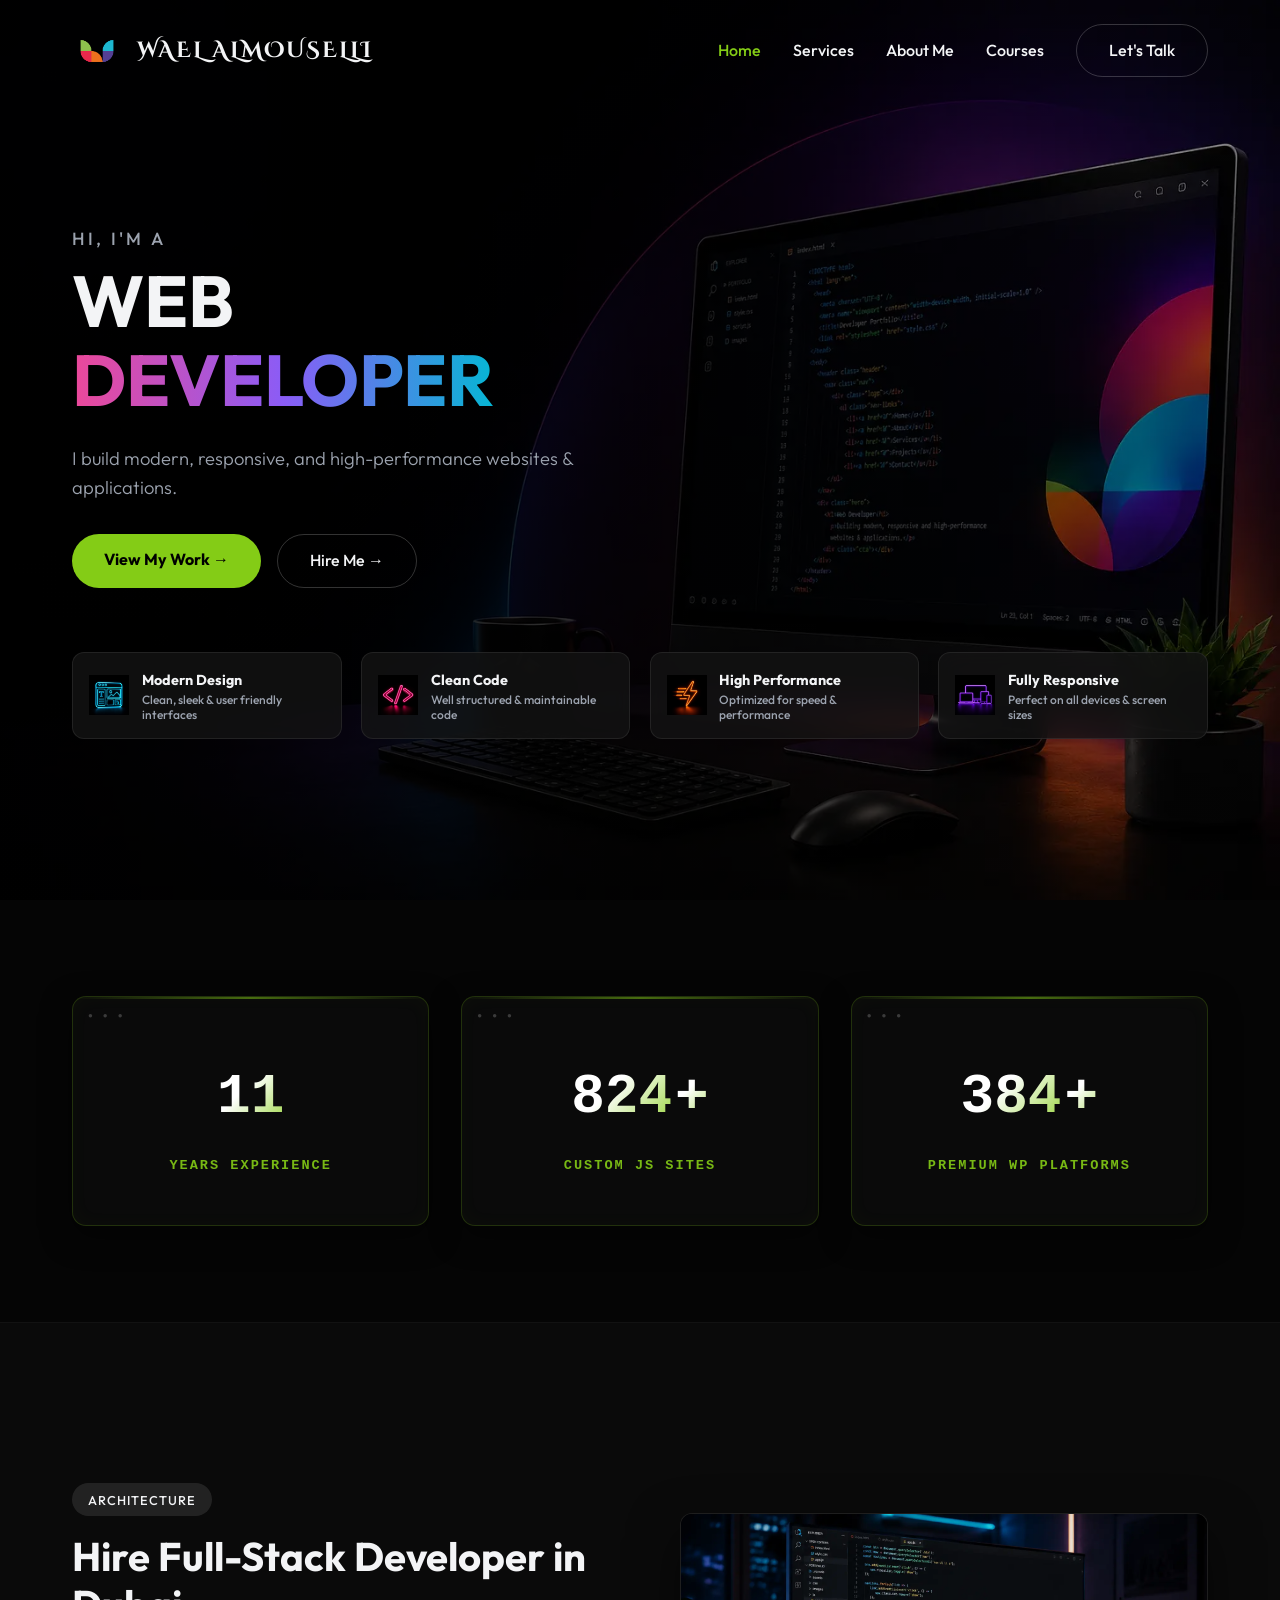
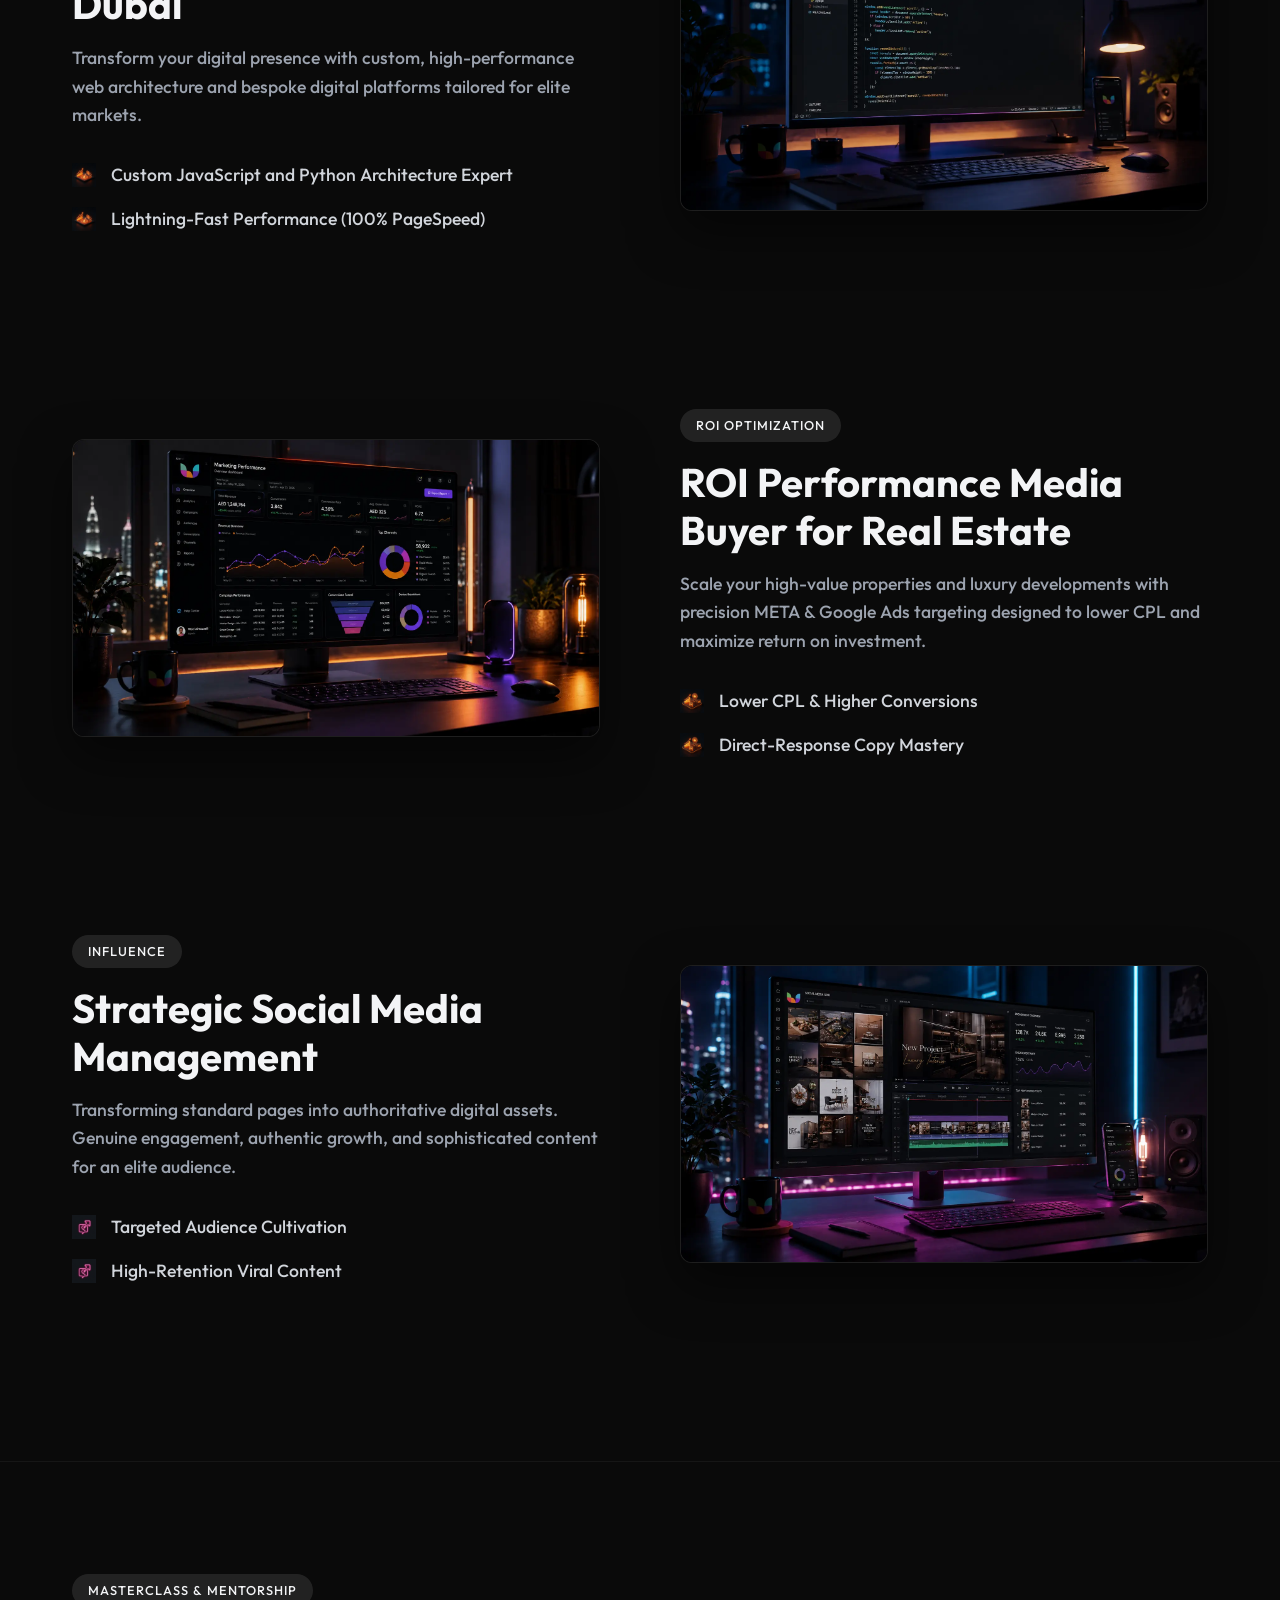
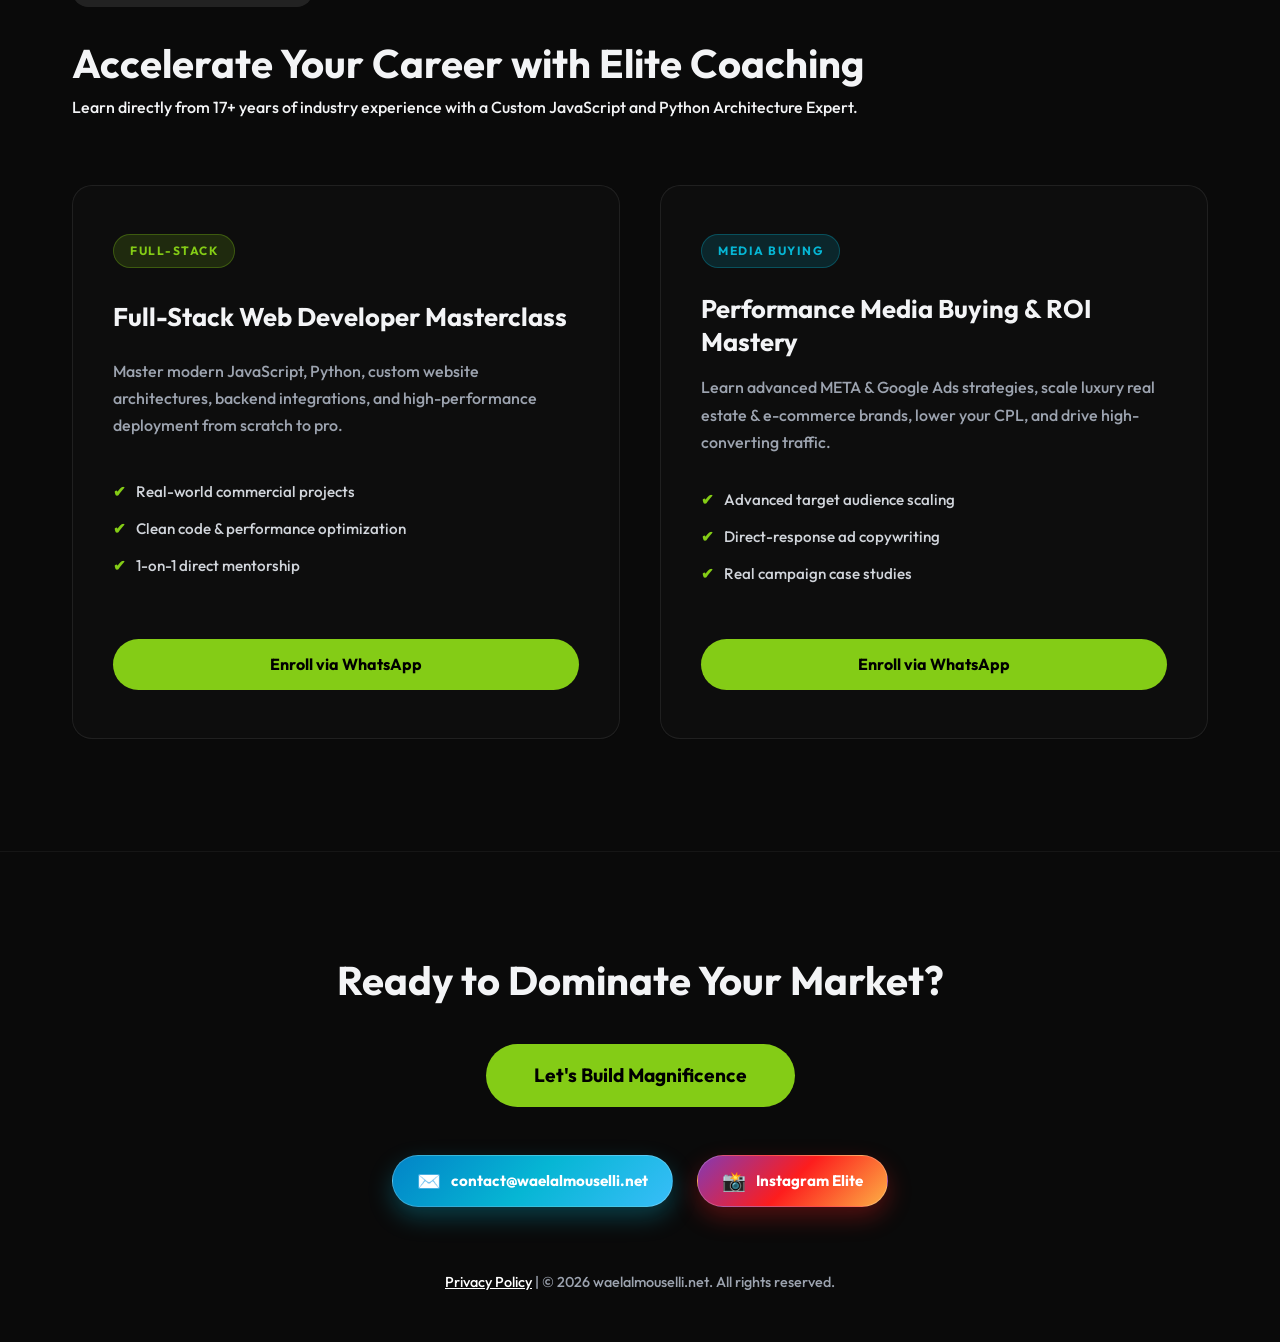
<file: index.html>
<!doctype html>
<html lang="en">

<head>
  <meta charset="UTF-8" />
  <meta name="viewport" content="width=device-width, initial-scale=1.0" />
  <link rel="icon" type="image/x-icon" href="favicon.ico" />
  <title>
    Wael Almouselli | Elite Full-Stack Developer & ROI Media Buyer
  </title>
  <meta name="description"
    content="Hire Wael Almouselli, elite Full-Stack Web Developer and Performance Media Buyer with 17+ years of experience in Dubai, UAE & global markets. Scale your ROI today." />
  <meta name="keywords"
    content="Hire Full-Stack Developer in Dubai, ROI Performance Media Buyer for Real Estate, Custom JavaScript and Python Architecture Expert, Wael Almouselli, Web Developer UAE" />
  <meta name="author" content="Wael Almouselli" />

  <!-- Canonical Tag -->
  <link rel="canonical" href="https://waelalmouselli.net/" />

  <!-- Open Graph / Social Media Meta Tags -->
  <meta property="og:type" content="website" />
  <meta property="og:url" content="https://waelalmouselli.net/" />
  <meta property="og:title" content="Wael Almouselli | Elite Full-Stack Architect & Media Buyer" />
  <meta property="og:description"
    content="Transform your business with elite web architecture and high-converting performance media buying. 17+ years of proven market dominance." />
  <meta property="og:image" content="https://waelalmouselli.net/img/service-webdev.webp" />

  <!-- Twitter Card -->
  <meta name="twitter:card" content="summary_large_image" />
  <meta name="twitter:title" content="Wael Almouselli | Elite Full-Stack Architect" />
  <meta name="twitter:description" content="Top-tier Web Development & ROI Media Buying services and mentorship." />
  <meta name="twitter:image" content="https://waelalmouselli.net/img/service-webdev.webp" />

  <!-- Schema.org Markup (JSON-LD Graph for AI & GEO) -->
  <script type="application/ld+json">
      {
        "@context": "https://schema.org",
        "@graph": [
          {
            "@type": "Person",
            "@id": "https://waelalmouselli.net/#person",
            "name": "Wael Almouselli",
            "jobTitle": "Full-Stack Web Developer & Performance Media Buyer",
            "url": "https://waelalmouselli.net/",
            "image": "https://waelalmouselli.net/img/logo.webp",
            "telephone": "+971501517909",
            "email": "contact@waelalmouselli.net",
            "sameAs": [
              "https://instagram.com/waelalmouselli/",
              "https://linkedin.com/in/wael-mouselli/"
            ],
            "knowsAbout": [
              "Full-Stack Web Development",
              "Custom JavaScript and Python Architecture",
              "Performance Media Buying",
              "Real Estate Meta & Google Ads",
              "Generative Engine Optimization (GEO)",
              "Cloudflare & Technical SEO"
            ]
          },
          {
            "@type": "ProfessionalService",
            "@id": "https://waelalmouselli.net/#service",
            "name": "Wael Almouselli - Elite Web Architecture & Media Buying",
            "url": "https://waelalmouselli.net/",
            "image": "https://waelalmouselli.net/img/service-webdev.webp",
            "telephone": "+971501517909",
            "priceRange": "$$$",
            "founder": {
              "@id": "https://waelalmouselli.net/#person"
            },
            "address": {
              "@type": "PostalAddress",
              "addressLocality": "Dubai",
              "addressRegion": "Dubai",
              "addressCountry": "AE"
            },
            "geo": {
              "@type": "GeoCoordinates",
              "latitude": 25.2048,
              "longitude": 55.2708
            },
            "areaServed": [
              { "@type": "Country", "name": "United Arab Emirates" },
              { "@type": "City", "name": "Dubai" },
              { "@type": "AdministrativeArea", "name": "GCC" }
            ],
            "hasOfferCatalog": {
              "@type": "OfferCatalog",
              "name": "Services & Coaching Masterclasses",
              "itemListElement": [
                {
                  "@type": "Offer",
                  "itemOffered": {
                    "@type": "Service",
                    "name": "Hire Full-Stack Developer in Dubai"
                  }
                },
                {
                  "@type": "Offer",
                  "itemOffered": {
                    "@type": "Service",
                    "name": "ROI Performance Media Buying for Real Estate"
                  }
                },
                {
                  "@type": "Offer",
                  "itemOffered": {
                    "@type": "Course",
                    "name": "Full-Stack Web Developer Masterclass"
                  }
                },
                {
                  "@type": "Offer",
                  "itemOffered": {
                    "@type": "Course",
                    "name": "Performance Media Buying & ROI Mastery"
                  }
                }
              ]
            }
          }
        ]
      }
    </script>

  <!-- Preload Main Visual Image for Speed (LCP) -->
  <link rel="preload" as="image" href="img/hero-bg.webp" fetchpriority="high" />

  <!-- Preload Critical Fonts -->
  <link rel="preload" href="fonts/outfit-v15-latin-300.woff2" as="font" type="font/woff2" crossorigin />
  <link rel="preload" href="fonts/outfit-v15-latin-500.woff2" as="font" type="font/woff2" crossorigin />
  <link rel="preload" href="fonts/outfit-v15-latin-700.woff2" as="font" type="font/woff2" crossorigin />
  <link rel="preload" href="fonts/cinzel-decorative-v19-latin-700.woff2" as="font" type="font/woff2" crossorigin />

  <!-- Non-blocking CSS -->
  <link rel="preload" href="style.css" as="style" onload="
        this.onload = null;
        this.rel = 'stylesheet';
      " />
  <noscript>
    <link rel="stylesheet" href="style.css" />
  </noscript>
</head>

<body>
  <!-- Header Navigation -->
  <header class="navbar">
    <div class="container nav-flex">
      <a href="index.html" class="logo logo-link">
        <img src="img/logo.webp" alt="Wael Almouselli Logo" width="50" height="50" fetchpriority="high" />
        <span>WAEL ALMOUSELLI</span>
      </a>
      <nav class="nav-links" id="nav-menu">
        <a href="index.html" class="active-link">Home</a>
        <a href="#services">Services</a>
        <a href="cv.html">About Me</a>
        <a href="#courses">Courses</a>
        <a href="#contact" class="btn-outline">Let's Talk</a>
      </nav>
      <div class="menu-toggle" id="mobile-menu">&#9776;</div>
    </div>
  </header>

  <main>
    <!-- Grand Hero Section -->
    <section class="hero-section">
      <div class="container hero-container">
        <div class="hero-content fade-in-up">
          <span class="greeting">HI, I'M A</span>
          <h1>WEB<br /><span class="text-gradient">DEVELOPER</span></h1>
          <p>
            I build modern, responsive, and high-performance websites &
            applications.
          </p>
          <div class="cta-group">
            <a href="cv.html" class="btn-primary">View My Work &rarr;</a>
            <a href="https://wa.me/971501517909?text=Hi%20Wael,%20I%20want%20to%20hire%20you." target="_blank"
              rel="noopener noreferrer" class="btn-secondary">Hire Me &rarr;</a>
          </div>
        </div>

        <!-- 4 Key Features -->
        <div class="hero-features">
          <div class="feature-card">
            <img src="img/icon-modern.webp" width="45" height="45" alt="Modern Design" class="f-img" />
            <div class="f-text">
              <h2>Modern Design</h2>
              <p>Clean, sleek & user friendly interfaces</p>
            </div>
          </div>
          <div class="feature-card">
            <img src="img/icon-code.webp" width="45" height="45" alt="Clean Code" class="f-img" />
            <div class="f-text">
              <h2>Clean Code</h2>
              <p>Well structured & maintainable code</p>
            </div>
          </div>
          <div class="feature-card">
            <img src="img/icon-performance.webp" width="45" height="45" alt="High Performance" class="f-img" />
            <div class="f-text">
              <h2>High Performance</h2>
              <p>Optimized for speed & performance</p>
            </div>
          </div>
          <div class="feature-card">
            <img src="img/icon-responsive.webp" width="45" height="45" alt="Fully Responsive" class="f-img" />
            <div class="f-text">
              <h2>Fully Responsive</h2>
              <p>Perfect on all devices & screen sizes</p>
            </div>
          </div>
        </div>
      </div>
    </section>

    <!-- Stats Section -->
    <section class="stats-section bg-dark" id="about">
      <div class="container stats-grid" id="stats-counter">
        <div class="stat-box">
          <h3 class="counter" data-target="17">0</h3>
          <p>Years Experience</p>
        </div>
        <div class="stat-box">
          <h3 class="counter" data-target="1200">0</h3>
          <span>+</span>
          <p>Custom JS Sites</p>
        </div>
        <div class="stat-box">
          <h3 class="counter" data-target="560">0</h3>
          <span>+</span>
          <p>Premium WP Platforms</p>
        </div>
      </div>
    </section>

    <!-- Services Hub -->
    <section class="services-hub bg-dark" id="services">
      <!-- 1. Web Development -->
      <div class="service-block">
        <canvas class="matrix-bg"></canvas>
        <div class="container grid-2-col">
          <div class="content">
            <span class="badge">Architecture</span>
            <h2>Hire Full-Stack Developer in Dubai</h2>
            <p>
              Transform your digital presence with custom, high-performance
              web architecture and bespoke digital platforms tailored for
              elite markets.
            </p>
            <ul class="feature-list">
              <li>
                <img src="img/icon-webdev.webp" width="24" height="24" alt="icon" loading="lazy" />
                Custom JavaScript and Python Architecture Expert
              </li>
              <li>
                <img src="img/icon-webdev.webp" width="24" height="24" alt="icon" loading="lazy" />
                Lightning-Fast Performance (100% PageSpeed)
              </li>
            </ul>
          </div>
          <div class="visual">
            <img src="img/service-webdev.webp" alt="Web Development" width="600" height="400" loading="lazy" />
          </div>
        </div>
      </div>

      <!-- 2. Media Buying -->
      <div class="service-block">
        <canvas class="matrix-bg"></canvas>
        <div class="container grid-2-col reverse-layout">
          <div class="visual">
            <img src="img/service-mediabuy.webp" alt="Media Buying" width="600" height="400" loading="lazy" />
          </div>
          <div class="content">
            <span class="badge">ROI Optimization</span>
            <h2>ROI Performance Media Buyer for Real Estate</h2>
            <p>
              Scale your high-value properties and luxury developments with
              precision META & Google Ads targeting designed to lower CPL and
              maximize return on investment.
            </p>
            <ul class="feature-list">
              <li>
                <img src="img/icon-mediabuy.webp" width="24" height="24" alt="icon" loading="lazy" />
                Lower CPL & Higher Conversions
              </li>
              <li>
                <img src="img/icon-mediabuy.webp" width="24" height="24" alt="icon" loading="lazy" />
                Direct-Response Copy Mastery
              </li>
            </ul>
          </div>
        </div>
      </div>

      <!-- 3. Social Media Management -->
      <div class="service-block">
        <canvas class="matrix-bg"></canvas>
        <div class="container grid-2-col">
          <div class="content">
            <span class="badge">Influence</span>
            <h2>Strategic Social Media Management</h2>
            <p>
              Transforming standard pages into authoritative digital assets.
              Genuine engagement, authentic growth, and sophisticated content
              for an elite audience.
            </p>
            <ul class="feature-list">
              <li>
                <img src="img/icon-smm.webp" width="24" height="24" alt="icon" loading="lazy" />
                Targeted Audience Cultivation
              </li>
              <li>
                <img src="img/icon-smm.webp" width="24" height="24" alt="icon" loading="lazy" />
                High-Retention Viral Content
              </li>
            </ul>
          </div>
          <div class="visual">
            <img src="img/service-smm.webp" alt="SMM" width="600" height="400" loading="lazy" />
          </div>
        </div>
      </div>
    </section>

    <!-- Online Courses & Mentorship Section -->
    <section class="courses-section bg-dark" id="courses">
      <canvas class="matrix-bg"></canvas>
      <div class="container relative-z2">
        <div class="section-title text-center">
          <span class="badge">Masterclass & Mentorship</span>
          <h2>Accelerate Your Career with Elite Coaching</h2>
          <p>
            Learn directly from 17+ years of industry experience with a Custom
            JavaScript and Python Architecture Expert.
          </p>
        </div>

        <div class="courses-grid">
          <!-- Course 1: Full-Stack Web Development -->
          <div class="course-card">
            <div class="course-badge">Full-Stack</div>
            <h3>Full-Stack Web Developer Masterclass</h3>
            <p>
              Master modern JavaScript, Python, custom website architectures,
              backend integrations, and high-performance deployment from
              scratch to pro.
            </p>
            <ul class="course-features">
              <li><span>✔</span> Real-world commercial projects</li>
              <li><span>✔</span> Clean code & performance optimization</li>
              <li><span>✔</span> 1-on-1 direct mentorship</li>
            </ul>
            <a href="https://wa.me/971501517909?text=Hi%20Wael,%20I%20am%20interested%20in%20the%20Full-Stack%20Web%20Developer%20course."
              target="_blank" rel="noopener noreferrer" class="btn-primary course-btn">Enroll via WhatsApp</a>
          </div>

          <!-- Course 2: Media Buying & ROI -->
          <div class="course-card">
            <div class="course-badge royal-badge-course">Media Buying</div>
            <h3>Performance Media Buying & ROI Mastery</h3>
            <p>
              Learn advanced META & Google Ads strategies, scale luxury real
              estate & e-commerce brands, lower your CPL, and drive
              high-converting traffic.
            </p>
            <ul class="course-features">
              <li><span>✔</span> Advanced target audience scaling</li>
              <li><span>✔</span> Direct-response ad copywriting</li>
              <li><span>✔</span> Real campaign case studies</li>
            </ul>
            <a href="https://wa.me/971501517909?text=Hi%20Wael,%20I%20am%20interested%20in%20the%20Media%20Buying%20course."
              target="_blank" rel="noopener noreferrer" class="btn-primary course-btn">Enroll via WhatsApp</a>
          </div>
        </div>
      </div>
    </section>
  </main>

  <footer id="contact" class="footer bg-black">
    <div class="container">
      <h2>Ready to Dominate Your Market?</h2>
      <a href="https://wa.me/971501517909?text=Hi%20Wael,%20let's%20build%20magnificence!" target="_blank"
        rel="noopener noreferrer" class="btn-primary btn-large">Let's Build Magnificence</a>

      <div class="footer-social-box">
        <a href="mailto:contact@waelalmouselli.net" class="royal-email-badge" title="Official Email">
          <span class="social-icon">✉️</span>
          <span class="social-text">contact@waelalmouselli.net</span>
        </a>
        <a href="https://instagram.com/waelalmouselli/" target="_blank" rel="noopener noreferrer"
          class="royal-instagram-badge" title="Official Instagram">
          <span class="social-icon">📸</span>
          <span class="social-text">Instagram Elite</span>
        </a>
      </div>
      <p>
        <a href="privacy.html" class="privacy-link">Privacy Policy</a> |
        &copy; 2026 waelalmouselli.net. All rights reserved.
      </p>
    </div>
  </footer>

  <script defer src="script.js"></script>
</body>

</html>
</file>
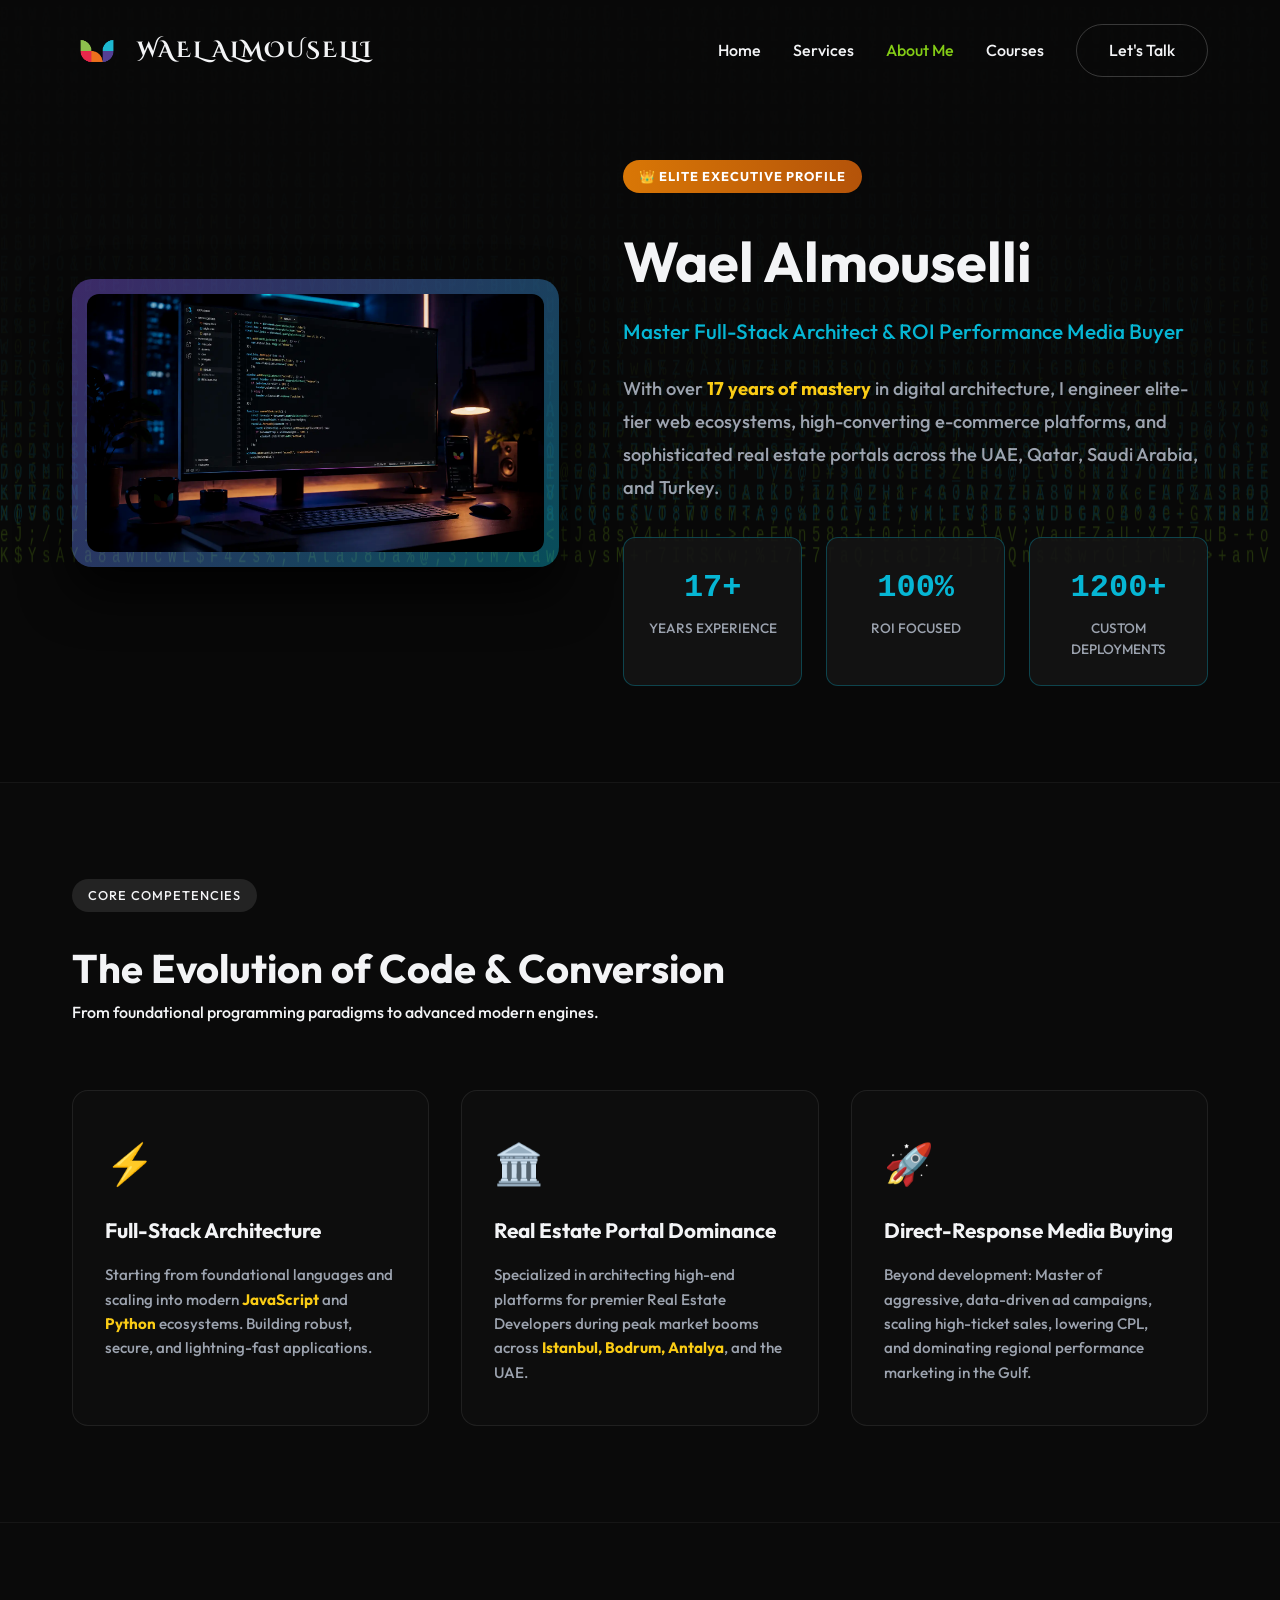
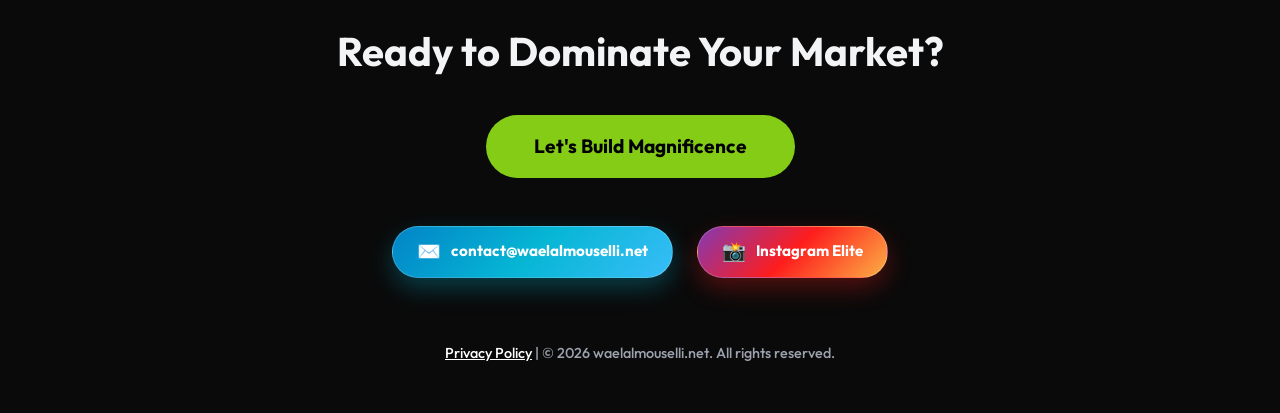
<file: cv.html>
<!DOCTYPE html>
<html lang="en">

<head>
    <meta charset="UTF-8">
    <meta name="viewport" content="width=device-width, initial-scale=1.0">
    <link rel="icon" type="image/x-icon" href="favicon.ico">
    <meta name="description" content="Wael Almouselli - Elite Full-Stack Architect & Performance Media Buyer CV.">
    <title>Wael Almouselli | Executive CV & Professional Profile</title>

    <!-- Canonical Tag -->
    <link rel="canonical" href="https://waelalmouselli.net/cv.html" />

    <!-- Preload Main Visual Image for Speed (LCP) -->
    <link rel="preload" as="image" href="img/service-webdev.webp" fetchpriority="high" />

    <!-- Preload Critical Fonts -->
    <link rel="preload" href="fonts/outfit-v15-latin-300.woff2" as="font" type="font/woff2" crossorigin>
    <link rel="preload" href="fonts/outfit-v15-latin-500.woff2" as="font" type="font/woff2" crossorigin>
    <link rel="preload" href="fonts/outfit-v15-latin-700.woff2" as="font" type="font/woff2" crossorigin>
    <link rel="preload" href="fonts/cinzel-decorative-v19-latin-700.woff2" as="font" type="font/woff2" crossorigin>

    <!-- Non-blocking CSS -->
    <link rel="preload" href="style.css" as="style" onload="this.onload=null;this.rel='stylesheet'">
    <noscript>
        <link rel="stylesheet" href="style.css">
    </noscript>
</head>

<body class="cv-page">

    <!-- Header Navigation -->
    <header class="navbar">
        <div class="container nav-flex">
            <a href="index.html" class="logo logo-link">
                <img src="img/logo.webp" alt="Wael Almouselli Logo" width="50" height="50" fetchpriority="high">
                <span>WAEL ALMOUSELLI</span>
            </a>
            <nav class="nav-links" id="nav-menu">
                <a href="index.html">Home</a>
                <a href="index.html#services">Services</a>
                <a href="cv.html" class="active-link">About Me</a>
                <a href="index.html#courses">Courses</a>
                <a href="index.html#contact" class="btn-outline">Let's Talk</a>
            </nav>
            <div class="menu-toggle" id="mobile-menu">&#9776;</div>
        </div>
    </header>

    <main>
        <!-- CV Hero & Profile Section -->
        <section class="cv-hero-section">
            <!-- خلفية التأثير البرمجي المطر (Matrix Rain Canvas) -->
            <canvas class="matrix-bg matrix-bg-cv"></canvas>

            <div class="container cv-grid">

                <!-- Professional Photo with Elite Animation -->
                <div class="cv-visual-wrapper fade-in-scale">
                    <div class="royal-frame">
                        <img src="img/service-webdev.webp" alt="Wael Almouselli Executive Profile" width="600"
                            height="700" class="cv-profile-img">
                    </div>
                </div>

                <!-- Professional Bio & Credentials -->
                <div class="cv-content fade-in-up">
                    <span class="badge royal-badge">👑 Elite Executive Profile</span>
                    <h1>Wael Almouselli</h1>
                    <h3 class="cv-subtitle">Master Full-Stack Architect & ROI Performance Media Buyer</h3>

                    <p class="cv-lead">
                        With over <strong class="highlight-gold">17 years of mastery</strong> in digital architecture, I
                        engineer elite-tier web ecosystems, high-converting e-commerce platforms, and sophisticated real
                        estate portals across the UAE, Qatar, Saudi Arabia, and Turkey.
                    </p>

                    <div class="cv-stats-row">
                        <div class="cv-stat-item">
                            <h4>17+</h4>
                            <p>Years Experience</p>
                        </div>
                        <div class="cv-stat-item">
                            <h4>100%</h4>
                            <p>ROI Focused</p>
                        </div>
                        <div class="cv-stat-item">
                            <h4>1200+</h4>
                            <p>Custom Deployments</p>
                        </div>
                    </div>
                </div>

            </div>
        </section>

        <!-- Deep Expertise & Tech Stack Section -->
        <section class="expertise-section bg-dark">
            <div class="container">
                <div class="section-title text-center">
                    <span class="badge">Core Competencies</span>
                    <h2>The Evolution of Code & Conversion</h2>
                    <p>From foundational programming paradigms to advanced modern engines.</p>
                </div>

                <div class="expertise-grid">
                    <div class="expertise-card">
                        <div class="royal-icon">⚡</div>
                        <h3>Full-Stack Architecture</h3>
                        <p>Starting from foundational languages and scaling into modern <strong
                                class="highlight-gold">JavaScript</strong> and <strong
                                class="highlight-gold">Python</strong> ecosystems. Building robust, secure, and
                            lightning-fast applications.</p>
                    </div>

                    <div class="expertise-card">
                        <div class="royal-icon">🏛️</div>
                        <h3>Real Estate Portal Dominance</h3>
                        <p>Specialized in architecting high-end platforms for premier Real Estate Developers during peak
                            market booms across <strong class="highlight-gold">Istanbul, Bodrum, Antalya</strong>, and
                            the UAE.</p>
                    </div>

                    <div class="expertise-card">
                        <div class="royal-icon">🚀</div>
                        <h3>Direct-Response Media Buying</h3>
                        <p>Beyond development: Master of aggressive, data-driven ad campaigns, scaling high-ticket
                            sales, lowering CPL, and dominating regional performance marketing in the Gulf.</p>
                    </div>
                </div>
            </div>
        </section>
    </main>

    <footer id="contact" class="footer bg-black">
        <div class="container">
            <h2>Ready to Dominate Your Market?</h2>
            <a href="https://wa.me/971501517909?text=Hi%20Wael,%20let's%20build%20magnificence!" target="_blank"
                rel="noopener noreferrer" class="btn-primary btn-large">Let's Build Magnificence</a>

            <div class="footer-social-box">
                <a href="mailto:contact@waelalmouselli.net" class="royal-email-badge" title="Official Email">
                    <span class="social-icon">✉️</span>
                    <span class="social-text">contact@waelalmouselli.net</span>
                </a>
                <a href="https://instagram.com/waelalmouselli/" target="_blank" rel="noopener noreferrer"
                    class="royal-instagram-badge" title="Official Instagram">
                    <span class="social-icon">📸</span>
                    <span class="social-text">Instagram Elite</span>
                </a>
            </div>

            <p><a href="privacy.html" class="privacy-link">Privacy Policy</a> | &copy; 2026 waelalmouselli.net. All
                rights reserved.</p>
        </div>
    </footer>

    <!-- تحميل سكربت الـ CV وسكربت الموقع لضمان عمل تأثير المطر والقائمة -->
    <script defer src="script.js"></script>
    <script defer src="script-cv.js"></script>
</body>

</html>
</file>
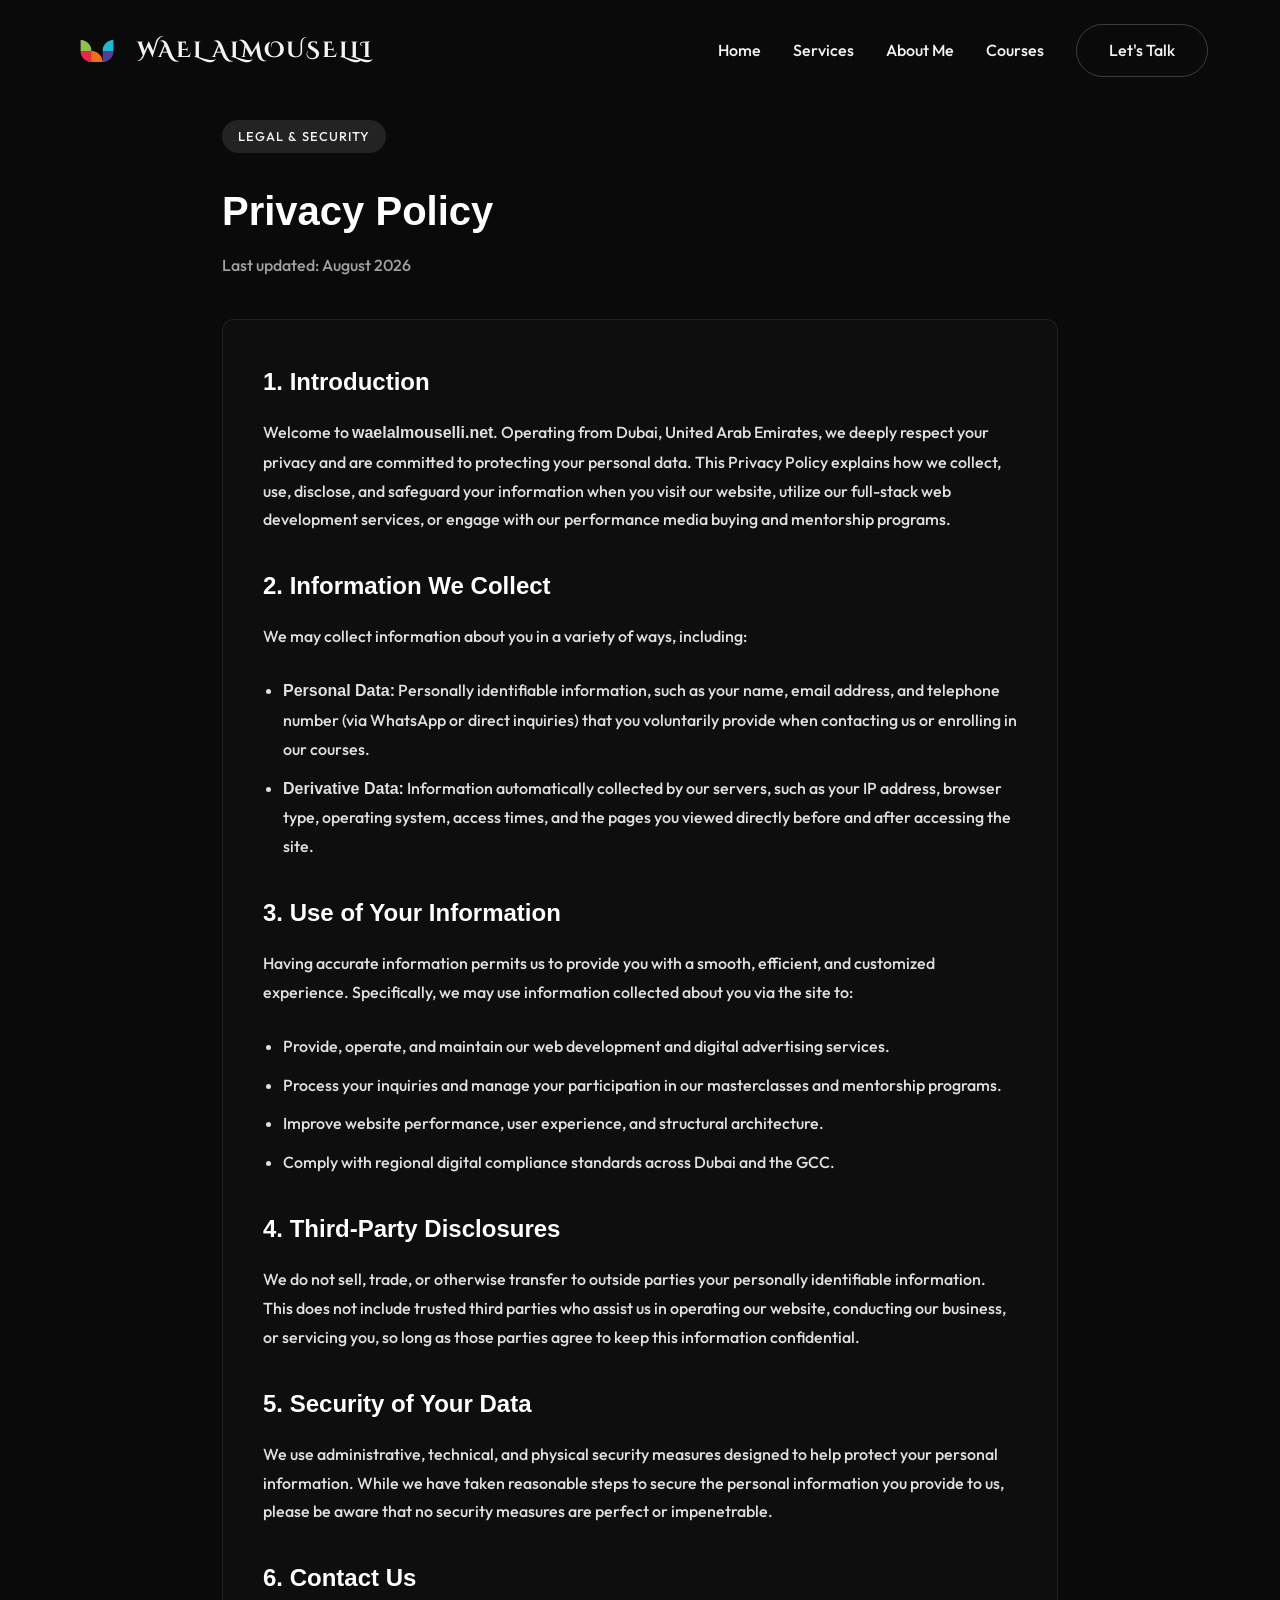
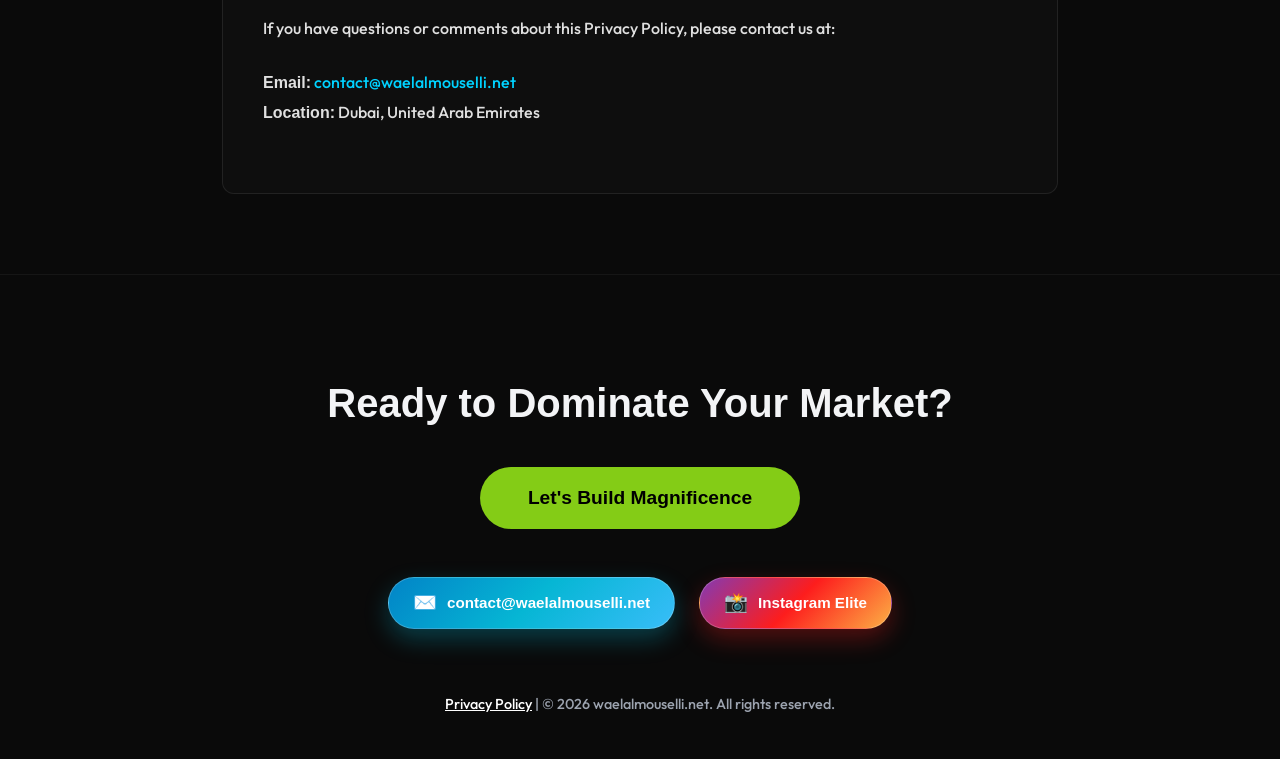
<file: privacy.html>
<!DOCTYPE html>
<html lang="en">

<head>
    <meta charset="UTF-8">
    <meta name="viewport" content="width=device-width, initial-scale=1.0">
    <link rel="icon" type="image/x-icon" href="favicon.ico">
    <title>Privacy Policy | Wael Almouselli - Full-Stack Developer & Media Buyer</title>
    <meta name="description"
        content="Read the privacy policy of Wael Almouselli. Learn how we protect your data, privacy, and ensure secure interactions for web development and media buying services in Dubai, UAE.">
    <meta name="robots" content="index, follow">

    <!-- Canonical Tag -->
    <link rel="canonical" href="https://waelalmouselli.net/privacy.html">

    <!-- Preload Critical Fonts -->
  <link rel="preload" href="fonts/outfit-v15-latin-300.woff2" as="font" type="font/woff2" crossorigin>
  <link rel="preload" href="fonts/outfit-v15-latin-500.woff2" as="font" type="font/woff2" crossorigin>
  <link rel="preload" href="fonts/outfit-v15-latin-700.woff2" as="font" type="font/woff2" crossorigin>
  <link rel="preload" href="fonts/cinzel-decorative-v19-latin-700.woff2" as="font" type="font/woff2" crossorigin>

  <!-- Non-blocking CSS -->
  <link rel="preload" href="style.css" as="style" onload="this.onload=null;this.rel='stylesheet'">
  <noscript><link rel="stylesheet" href="style.css"></noscript>
</head>

<body>

    <!-- Header Navigation -->
    <header class="navbar">
        <div class="container nav-flex">
            <a href="index.html" class="logo logo-link">
                <img src="img/logo.webp" alt="Wael Almouselli Logo" width="50" height="50" fetchpriority="high">
                <span>WAEL ALMOUSELLI</span>
            </a>
            <nav class="nav-links" id="nav-menu">
                <a href="index.html">Home</a>
                <a href="index.html#services">Services</a>
                <a href="cv.html">About Me</a>
                <a href="index.html#courses">Courses</a>
                <a href="index.html#contact" class="btn-outline">Let's Talk</a>
            </nav>
            <div class="menu-toggle" id="mobile-menu">&#9776;</div>
        </div>
    </header>

    <main>
        <!-- Privacy Policy Content Section -->
        <section class="services-hub bg-dark privacy-section">
            <div class="container privacy-container">
                <div class="section-title privacy-title">
                    <span class="badge">Legal & Security</span>
                    <h1>Privacy Policy</h1>
                    <p class="privacy-date">Last updated: August 2026</p>
                </div>

                <div class="privacy-card">

                    <h2>1. Introduction</h2>
                    <p>
                        Welcome to <strong>waelalmouselli.net</strong>. Operating from Dubai, United Arab Emirates, we
                        deeply respect your privacy and are committed to protecting your personal data. This Privacy
                        Policy explains how we collect, use, disclose, and safeguard your information when you visit our
                        website, utilize our full-stack web development services, or engage with our performance media
                        buying and mentorship programs.
                    </p>

                    <h2>2. Information We Collect</h2>
                    <p>
                        We may collect information about you in a variety of ways, including:
                    </p>
                    <ul class="privacy-list">
                        <li><strong>Personal Data:</strong> Personally identifiable information, such as your name,
                            email address, and telephone number (via WhatsApp or direct inquiries) that you voluntarily
                            provide when contacting us or enrolling in our courses.</li>
                        <li><strong>Derivative Data:</strong> Information automatically collected by our servers, such
                            as your IP address, browser type, operating system, access times, and the pages you viewed
                            directly before and after accessing the site.</li>
                    </ul>

                    <h2>3. Use of Your Information</h2>
                    <p>
                        Having accurate information permits us to provide you with a smooth, efficient, and customized
                        experience. Specifically, we may use information collected about you via the site to:
                    </p>
                    <ul class="privacy-list">
                        <li>Provide, operate, and maintain our web development and digital advertising services.</li>
                        <li>Process your inquiries and manage your participation in our masterclasses and mentorship
                            programs.</li>
                        <li>Improve website performance, user experience, and structural architecture.</li>
                        <li>Comply with regional digital compliance standards across Dubai and the GCC.</li>
                    </ul>

                    <h2>4. Third-Party Disclosures</h2>
                    <p>
                        We do not sell, trade, or otherwise transfer to outside parties your personally identifiable
                        information. This does not include trusted third parties who assist us in operating our website,
                        conducting our business, or servicing you, so long as those parties agree to keep this
                        information confidential.
                    </p>

                    <h2>5. Security of Your Data</h2>
                    <p>
                        We use administrative, technical, and physical security measures designed to help protect your
                        personal information. While we have taken reasonable steps to secure the personal information
                        you provide to us, please be aware that no security measures are perfect or impenetrable.
                    </p>

                    <h2>6. Contact Us</h2>
                    <p>
                        If you have questions or comments about this Privacy Policy, please contact us at:
                    </p>
                    <p class="privacy-contact-info">
                        <strong>Email:</strong> <a
                            href="mailto:contact@waelalmouselli.net">contact@waelalmouselli.net</a><br>
                        <strong>Location:</strong> Dubai, United Arab Emirates
                    </p>

                </div>
            </div>
        </section>
    </main>

    <!-- Footer -->
    <footer id="contact" class="footer bg-black">
        <div class="container">
            <h2>Ready to Dominate Your Market?</h2>
            <a href="https://wa.me/971501517909?text=Hi%20Wael,%20let's%20build%20magnificence!" target="_blank"
                rel="noopener noreferrer" class="btn-primary btn-large">Let's Build Magnificence</a>

            <div class="footer-social-box">
                <a href="mailto:contact@waelalmouselli.net" class="royal-email-badge" title="Official Email">
                    <span class="social-icon">✉️</span>
                    <span class="social-text">contact@waelalmouselli.net</span>
                </a>
                <a href="https://instagram.com/waelalmouselli/" target="_blank" rel="noopener noreferrer"
                    class="royal-instagram-badge" title="Official Instagram">
                    <span class="social-icon">📸</span>
                    <span class="social-text">Instagram Elite</span>
                </a>
            </div>

            <p class="footer-bottom-text"><a href="privacy.html" class="privacy-link">Privacy Policy</a> | &copy; 2026
                waelalmouselli.net. All rights reserved.</p>
        </div>
    </footer>

    <script defer src="script.js"></script>
</body>

</html>
</file>
<file: style.css>
/* =========================================
   0. Local Fonts Definition
   ========================================= */
@font-face {
    font-family: 'Outfit';
    font-style: normal;
    font-weight: 300;
    font-display: swap;
    src: url('fonts/outfit-v15-latin-300.woff2') format('woff2');
}

@font-face {
    font-family: 'Outfit';
    font-style: normal;
    font-weight: 500;
    font-display: swap;
    src: url('fonts/outfit-v15-latin-500.woff2') format('woff2');
}

@font-face {
    font-family: 'Outfit';
    font-style: normal;
    font-weight: 700;
    font-display: swap;
    src: url('fonts/outfit-v15-latin-700.woff2') format('woff2');
}

@font-face {
    font-family: 'Cinzel Decorative';
    font-style: normal;
    font-weight: 700;
    font-display: swap;
    src: url('fonts/cinzel-decorative-v19-latin-700.woff2') format('woff2');
}

/* =========================================
   1. Core Variables & Global Resets
   ========================================= */
:root {
    --bg-dark: #0a0a0a;
    --bg-black: #000000;
    --text-main: #f3f4f6;
    --text-muted: #9ca3af;
    
    --brand-green: #84cc16;
    --brand-purple: #8b5cf6;
    --brand-pink: #ec4899;
    --brand-cyan: #06b6d4;
    --brand-orange: #f97316;
}

/* الحل الجذري لمنع الشاشة من التحرك يمين ويسار */
html, body {
    overflow-x: hidden !important;
    width: 100%;
    position: relative;
    margin: 0;
    padding: 0;
}

* {
    margin: 0;
    padding: 0;
    box-sizing: border-box;
}

body {
    font-family: 'Outfit', sans-serif;
    background-color: var(--bg-dark);
    color: var(--text-main);
    line-height: 1.6;
    -webkit-font-smoothing: antialiased;
}

.container {
    max-width: 1200px;
    margin: 0 auto;
    padding: 0 2rem;
}

.bg-dark { background-color: var(--bg-dark); }
.bg-black { background-color: var(--bg-black); }

/* =========================================
   2. Navbar & Navigation
   ========================================= */
.navbar {
    padding: 1.5rem 0;
    background: transparent;
    position: absolute;
    width: 100%;
    top: 0;
    z-index: 100;
}
.nav-flex {
    display: flex;
    justify-content: space-between;
    align-items: center;
}
.logo {
    display: flex;
    align-items: center;
    gap: 15px;
}
.logo-link {
    text-decoration: none;
}
.logo span {
    font-family: 'Cinzel Decorative', cursive;
    font-weight: 700;
    font-size: 1.2rem;
    letter-spacing: 2px;
}

/* =========================================
   تثبيت حجم اللوجو على جميع الشاشات (سواء رابط أو نص عادي)
   ========================================= */
.logo span,
.logo-link span {
    font-family: 'Cinzel Decorative', serif !important;
    font-weight: 700 !important;
    font-size: 1.4rem !important; /* حجم الديسكتوب */
    letter-spacing: 2px !important;
    color: var(--text-main) !important;
    white-space: nowrap !important;
    text-decoration: none !important;
}

/* 1. تابلت (حتى 992 بكسل) */
@media (max-width: 992px) {
    .logo span,
    .logo-link span {
        font-size: 1.1rem !important;
        letter-spacing: 1px !important;
    }
}

/* 2. موبايل (حتى 650 بكسل) */
@media (max-width: 650px) {
    .logo span,
    .logo-link span {
        font-size: 0.85rem !important;
        letter-spacing: 0.5px !important;
    }
}

.nav-links {
    display: flex;
    gap: 2rem;
    align-items: center;
}
.nav-links a {
    color: var(--text-main);
    text-decoration: none;
    font-weight: 500;
    transition: color 0.3s ease;
}
.nav-links a:hover, .nav-links a.active-link {
    color: var(--brand-green);
}

.menu-toggle {
    display: none;
    font-size: 1.8rem;
    color: var(--text-main);
    cursor: pointer;
    z-index: 101;
    -webkit-user-select: none;
    user-select: none;
    transition: color 0.3s ease;
}
.menu-toggle:hover { color: var(--brand-green); }

/* =========================================
   3. Buttons
   ========================================= */
.btn-primary {
    background: var(--brand-green);
    color: var(--bg-black);
    padding: 0.8rem 2rem;
    border-radius: 50px;
    text-decoration: none;
    font-weight: 600;
    transition: transform 0.3s ease, box-shadow 0.3s ease;
    display: inline-block;
}
.btn-primary:hover {
    transform: translateY(-2px);
    box-shadow: 0 10px 20px rgba(132, 204, 22, 0.2);
}
.btn-secondary, .btn-outline {
    background: transparent;
    color: var(--text-main);
    padding: 0.8rem 2rem;
    border-radius: 50px;
    border: 1px solid rgba(255,255,255,0.2);
    text-decoration: none;
    font-weight: 500;
    transition: all 0.3s ease;
}
.btn-secondary:hover, .btn-outline:hover {
    border-color: var(--text-main);
    background: rgba(255,255,255,0.05);
}
.btn-large {
    font-size: 1.2rem;
    padding: 1rem 3rem;
    margin-top: 2rem;
}

/* =========================================
   4. Index Page: Hero Section
   ========================================= */
.hero-section {
    min-height: 100vh;
    display: flex;
    flex-direction: column;
    justify-content: center;
    background-image: url('img/hero-bg.webp');
    background-size: cover;
    background-position: center right;
    background-repeat: no-repeat;
    position: relative;
    padding-top: 7rem;
    padding-bottom: 3rem;
}
.hero-section::before {
    content: '';
    position: absolute;
    top: 0; left: 0; width: 100%; height: 100%;
    background: linear-gradient(90deg, rgba(0,0,0,0.95) 0%, rgba(0,0,0,0.8) 50%, rgba(0,0,0,0.4) 100%);
    z-index: 1;
}
.hero-container {
    position: relative;
    z-index: 2;
    width: 100%;
    display: flex;
    flex-direction: column;
    justify-content: center;
}
.hero-content {
    max-width: 550px;
    margin-bottom: 3rem;
}
.greeting {
    font-size: 1.1rem;
    letter-spacing: 3px;
    color: var(--text-muted);
    text-transform: uppercase;
}
.hero-content h1 {
    font-size: 4.5rem;
    line-height: 1.1;
    margin: 0.5rem 0 1.5rem 0;
    font-weight: 800;
}
.text-gradient {
    background: linear-gradient(90deg, var(--brand-pink), var(--brand-purple), var(--brand-cyan));
    -webkit-background-clip: text;
    background-clip: text;
    -webkit-text-fill-color: transparent;
}
.hero-content p {
    font-size: 1.15rem;
    color: var(--text-muted);
    margin-bottom: 2rem;
    font-weight: 300;
}
.cta-group {
    display: flex;
    gap: 1rem;
    flex-wrap: wrap;
}

.hero-features {
    position: relative;
    z-index: 2;
    display: grid;
    grid-template-columns: repeat(4, 1fr);
    gap: 1.2rem;
    margin-top: 1rem;
}
.feature-card {
    background: rgba(20, 20, 20, 0.75);
    border: 1px solid rgba(255, 255, 255, 0.08);
    -webkit-backdrop-filter: blur(10px);
    backdrop-filter: blur(10px);
    padding: 1rem;
    border-radius: 12px;
    display: flex;
    align-items: center;
    gap: 0.8rem;
    transition: transform 0.3s ease, border-color 0.3s ease;
}
.feature-card:hover {
    transform: translateY(-5px);
    border-color: rgba(255, 255, 255, 0.2);
}
.f-img { width: 40px; height: 40px; object-fit: contain; flex-shrink: 0; }
.f-text h2, .f-text h3 { font-size: 0.9rem; font-weight: 600; color: var(--text-main); margin-bottom: 0.1rem; }
.f-text p { font-size: 0.75rem; color: var(--text-muted); margin: 0; line-height: 1.2; }

/* =========================================
   5. Index Page: Stats Section
   ========================================= */
.stats-section {
    padding: 6rem 0;
    position: relative;
    background: #050505;
    border-bottom: 1px solid rgba(255, 255, 255, 0.05);
}
.stats-grid {
    position: relative;
    z-index: 2;
    display: grid;
    grid-template-columns: repeat(3, 1fr);
    gap: 2rem;
}
.stat-box {
    background: rgba(12, 12, 12, 0.85);
    border: 1px solid rgba(132, 204, 22, 0.2);
    -webkit-backdrop-filter: blur(16px);
    backdrop-filter: blur(16px);
    padding: 3rem 2rem;
    border-radius: 14px;
    text-align: center;
    position: relative;
    overflow: hidden;
    box-shadow: inset 0 0 20px rgba(132, 204, 22, 0.03), 0 10px 30px rgba(0,0,0,0.5);
    transition: all 0.4s cubic-bezier(0.165, 0.84, 0.44, 1);
}
.stat-box::after {
    content: '● ● ●'; position: absolute; top: 12px; left: 15px; font-size: 0.5rem; letter-spacing: 4px; color: rgba(255, 255, 255, 0.2);
}
.stat-box::before {
    content: ''; position: absolute; top: 0; left: 0; width: 100%; height: 2px;
    background: linear-gradient(90deg, transparent, var(--brand-green), transparent); opacity: 0.5;
}
.stat-box:hover {
    transform: translateY(-8px);
    border-color: rgba(132, 204, 22, 0.6);
    box-shadow: 0 20px 40px rgba(0, 0, 0, 0.8), 0 0 25px rgba(132, 204, 22, 0.15);
}
.stat-box h3, .stat-box span {
    font-size: 3.5rem; font-weight: 800; font-family: 'Courier New', monospace;
    background: linear-gradient(135deg, #ffffff 40%, var(--brand-green) 100%);
    -webkit-background-clip: text; background-clip: text; -webkit-text-fill-color: transparent;
    display: inline-block; margin-top: 0.5rem;
}
.stat-box p {
    color: var(--brand-green); font-family: 'Courier New', monospace; text-transform: uppercase;
    letter-spacing: 2px; font-size: 0.85rem; font-weight: 600; margin-top: 0.8rem; opacity: 0.9;
}

/* =========================================
   6. Index Page: Services & Courses
   ========================================= */
.services-hub { padding: 5rem 0; position: relative; background: var(--bg-dark); }
.service-block { padding: 5rem 0; position: relative; overflow: hidden; }
.matrix-bg { position: absolute; top: 0; left: 0; width: 100%; height: 100%; z-index: 1; pointer-events: none; opacity: 0.25; }
.service-block .container, .grid-2-col, .content, .visual { position: relative; z-index: 2; }
.grid-2-col { display: grid; grid-template-columns: 1fr 1fr; gap: 5rem; align-items: center; }
.content h2 { font-size: 2.5rem; margin-bottom: 1rem; line-height: 1.2; }
.content p { color: var(--text-muted); font-size: 1.1rem; margin-bottom: 2rem; }
.badge { background: rgba(255,255,255,0.1); padding: 0.4rem 1rem; border-radius: 50px; font-size: 0.8rem; text-transform: uppercase; letter-spacing: 1px; margin-bottom: 1rem; display: inline-block; color: var(--text-main); }
.visual img { width: 100%; height: auto; border-radius: 12px; box-shadow: 0 20px 50px rgba(0,0,0,0.5); border: 1px solid rgba(255,255,255,0.1); background: rgba(0,0,0,0.5); }
.feature-list { list-style: none; }
.feature-list li { display: flex; align-items: center; gap: 15px; margin-bottom: 1rem; font-size: 1.1rem; color: #d1d5db; }
.feature-list li img { width: 24px; height: 24px; object-fit: contain; flex-shrink: 0; }

.courses-section { padding: 7rem 0; position: relative; overflow: hidden; border-top: 1px solid rgba(255, 255, 255, 0.05); }
.relative-z2 { position: relative; z-index: 2; }
.courses-grid { display: grid; grid-template-columns: repeat(2, 1fr); gap: 2.5rem; margin-top: 3rem; }
.course-card {
    background: rgba(15, 15, 15, 0.85); border: 1px solid rgba(255, 255, 255, 0.08); -webkit-backdrop-filter: blur(16px); backdrop-filter: blur(16px);
    padding: 3rem 2.5rem; border-radius: 20px; display: flex; flex-direction: column; justify-content: space-between;
    transition: all 0.4s cubic-bezier(0.165, 0.84, 0.44, 1); position: relative; overflow: hidden;
}
.course-card:hover { transform: translateY(-8px); border-color: var(--brand-green); box-shadow: 0 20px 40px rgba(0, 0, 0, 0.8), 0 0 25px rgba(132, 204, 22, 0.15); }
.course-badge { background: rgba(132, 204, 22, 0.15); color: var(--brand-green); padding: 0.4rem 1rem; border-radius: 50px; font-size: 0.75rem; text-transform: uppercase; letter-spacing: 1.5px; font-weight: 700; align-self: flex-start; margin-bottom: 1.5rem; border: 1px solid rgba(132, 204, 22, 0.3); }
.royal-badge-course { background: rgba(6, 182, 212, 0.15); color: var(--brand-cyan); border-color: rgba(6, 182, 212, 0.3); }
.course-card h3 { font-size: 1.6rem; margin-bottom: 1rem; line-height: 1.3; }
.course-card p { color: var(--text-muted); font-size: 1rem; margin-bottom: 2rem; line-height: 1.7; }
.course-features { list-style: none; margin-bottom: 2.5rem; }
.course-features li { display: flex; align-items: center; gap: 10px; color: #d1d5db; margin-bottom: 0.8rem; font-size: 0.95rem; }
.course-features li span { color: var(--brand-green); font-weight: bold; }
.course-btn { text-align: center; width: 100%; }

/* =========================================
   7. CV Page Styles (Desktop Base)
   ========================================= */
.cv-page { background-color: var(--bg-dark); }
.cv-hero-section { padding: 10rem 0 6rem; position: relative; overflow: hidden; }
.cv-grid { display: grid; grid-template-columns: 1fr 1.2fr; gap: 4rem; align-items: center; position: relative; z-index: 2; }
.royal-frame {
    position: relative; padding: 15px; background: linear-gradient(135deg, rgba(139, 92, 246, 0.4), rgba(6, 182, 212, 0.4));
    border-radius: 20px; box-shadow: 0 25px 50px rgba(0,0,0,0.8); animation: floatImage 6s ease-in-out infinite;
}
.cv-profile-img { width: 100%; height: auto; border-radius: 12px; display: block; object-fit: cover; filter: contrast(1.05); }
@keyframes floatImage { 0%, 100% { transform: translateY(0); } 50% { transform: translateY(-10px); } }
.royal-badge { background: linear-gradient(90deg, #d97706, #b45309); color: #fff; font-weight: 700; }
.cv-content h1 { font-size: 3.5rem; font-weight: 800; margin: 0.5rem 0; }
.cv-subtitle { color: var(--brand-cyan); font-size: 1.3rem; font-weight: 500; margin-bottom: 1.5rem; }
.cv-lead { font-size: 1.15rem; color: var(--text-muted); margin-bottom: 2rem; line-height: 1.8; }
.highlight-gold { color: #facc15; }
.cv-stats-row { display: grid; grid-template-columns: repeat(3, 1fr); gap: 1.5rem; margin-top: 2rem; }
.cv-stat-item { background: rgba(20, 20, 20, 0.9); border: 1px solid rgba(6, 182, 212, 0.3); padding: 1.5rem 1rem; border-radius: 12px; text-align: center; }
.cv-stat-item h4 { font-size: 2rem; font-family: 'Courier New', monospace; color: var(--brand-cyan); margin-bottom: 0.3rem; }
.cv-stat-item p { font-size: 0.85rem; color: var(--text-muted); text-transform: uppercase; }

.expertise-section { padding: 6rem 0; position: relative; border-top: 1px solid rgba(255,255,255,0.05); }
.section-title { margin-bottom: 4rem; }
.section-title h2 { font-size: 2.5rem; margin-top: 0.5rem; }
.expertise-grid { display: grid; grid-template-columns: repeat(3, 1fr); gap: 2rem; position: relative; z-index: 2; }
.expertise-card { background: rgba(15, 15, 15, 0.85); border: 1px solid rgba(255, 255, 255, 0.08); padding: 2.5rem 2rem; border-radius: 16px; transition: all 0.3s ease; }
.expertise-card:hover { border-color: var(--brand-cyan); transform: translateY(-5px); box-shadow: 0 15px 30px rgba(6, 182, 212, 0.15); }
.royal-icon { font-size: 2.5rem; margin-bottom: 1.2rem; }
.expertise-card h3 { font-size: 1.3rem; margin-bottom: 1rem; }
.expertise-card p { color: var(--text-muted); font-size: 0.95rem; line-height: 1.6; }
.matrix-bg-cv { position: absolute; top: 0; left: 0; width: 100%; height: 100%; z-index: 1; pointer-events: none; opacity: 0.2; }

/* =========================================
   8. Privacy Policy Page
   ========================================= */
.privacy-section { padding: 120px 0 80px 0; }
.privacy-container { max-width: 900px; color: #e0e0e0; }
.privacy-title { text-align: left; margin-bottom: 40px; }
.privacy-title h1 { font-size: 2.5rem; margin-top: 10px; color: #ffffff; }
.privacy-date { color: #a0a0a0; margin-top: 10px; }
.privacy-card { background: rgba(255, 255, 255, 0.02); border: 1px solid rgba(255, 255, 255, 0.08); padding: 40px; border-radius: 12px; line-height: 1.8; }
.privacy-card h2 { color: #fff; font-size: 1.5rem; margin-top: 30px; margin-bottom: 15px; }
.privacy-card h2:first-of-type { margin-top: 0; }
.privacy-card p, .privacy-list { margin-bottom: 25px; }
.privacy-list { padding-left: 20px; }
.privacy-list li { margin-bottom: 10px; }
.privacy-contact-info a { color: #00d2ff; text-decoration: none; }
.privacy-contact-info a:hover { text-decoration: underline; }

/* =========================================
   9. Footer & Social Badges
   ========================================= */
.footer { text-align: center; padding: 6rem 0 3rem; border-top: 1px solid rgba(255,255,255,0.05); position: relative; z-index: 2; background: var(--bg-dark); }
.footer h2 { font-size: 2.5rem; }
.footer p { margin-top: 4rem; color: var(--text-muted); font-size: 0.9rem; }
.footer-social-box { display: flex; justify-content: center; align-items: center; gap: 1.5rem; margin-top: 3rem; flex-wrap: wrap; }
.royal-email-badge { display: inline-flex; align-items: center; gap: 10px; padding: 0.6rem 1.5rem; background: linear-gradient(135deg, #0284c7, #06b6d4, #38bdf8); color: #ffffff; border-radius: 50px; text-decoration: none; font-weight: 600; font-size: 0.95rem; box-shadow: 0 10px 25px rgba(6, 182, 212, 0.3); transition: all 0.3s cubic-bezier(0.165, 0.84, 0.44, 1); border: 1px solid rgba(255, 255, 255, 0.2); }
.royal-email-badge:hover { transform: translateY(-4px) scale(1.03); box-shadow: 0 15px 35px rgba(6, 182, 212, 0.5); }
.royal-instagram-badge { display: inline-flex; align-items: center; gap: 10px; padding: 0.6rem 1.5rem; background: linear-gradient(135deg, #833ab4, #fd1d1d, #fcb045); color: #ffffff; border-radius: 50px; text-decoration: none; font-weight: 600; font-size: 0.95rem; box-shadow: 0 10px 25px rgba(253, 29, 29, 0.3); transition: all 0.3s cubic-bezier(0.165, 0.84, 0.44, 1); border: 1px solid rgba(255, 255, 255, 0.2); }
.royal-instagram-badge:hover { transform: translateY(-4px) scale(1.03); box-shadow: 0 15px 35px rgba(253, 29, 29, 0.5); }
.social-icon { font-size: 1.2rem; }

/* تم تعديل التباين والتسطير للوصولية المرتفعة */
.privacy-link { color: #ffffff; text-decoration: underline; font-size: 0.9rem; font-weight: 500; }
.privacy-link:hover { color: var(--brand-green); }

/* =========================================
   10. Animations
   ========================================= */
.fade-in-up { animation: fadeInUp 1s ease-out forwards; }
@keyframes fadeInUp { from { opacity: 0; transform: translateY(30px); } to { opacity: 1; transform: translateY(0); } }

/* =========================================
   11. Media Queries (Tablet & Small Laptops) 
   Max-width: 1200px & 992px
   ========================================= */
@media (max-width: 1200px) {
    .hero-features { grid-template-columns: repeat(2, 1fr); }
}

@media (max-width: 992px) {
    /* Mobile Menu */
    .menu-toggle { display: block !important; }
    .nav-links {
        position: fixed; top: 0; right: -100%; width: 75%; max-width: 350px; height: 100vh;
        background: rgba(10, 10, 10, 0.98); -webkit-backdrop-filter: blur(20px); backdrop-filter: blur(20px);
        flex-direction: column; justify-content: center; align-items: center; gap: 2rem;
        box-shadow: -10px 0 30px rgba(0, 0, 0, 0.8); transition: right 0.4s cubic-bezier(0.165, 0.84, 0.44, 1);
        z-index: 100; border-left: 1px solid rgba(255, 255, 255, 0.08);
    }
    .nav-links.active { right: 0 !important; }
    .nav-links a { font-size: 1.2rem; }

    /* Index Page Fixes */
    .hero-content h1 { font-size: 3.2rem; }
    .grid-2-col { grid-template-columns: 1fr; gap: 3rem; }
    .reverse-layout .visual { order: 2; }
    .hero-section::before { background: rgba(0,0,0,0.88); }
    .stats-grid, .expertise-grid { grid-template-columns: 1fr; gap: 1.5rem; }
    .courses-grid { grid-template-columns: 1fr; }

    /* CV Page Mobile Fixes (The corrections for text & image size) */
    .cv-grid { grid-template-columns: 1fr; gap: 3rem; }
    .cv-content h1 { font-size: 2.5rem !important; line-height: 1.1; word-wrap: break-word; }
    .cv-subtitle { font-size: 1.1rem !important; line-height: 1.4; }
    .cv-lead { font-size: 1rem !important; padding-right: 10px; }
    .cv-stats-row { grid-template-columns: 1fr !important; gap: 1rem !important; margin-top: 1.5rem; }
    .cv-visual-wrapper { width: 100%; max-width: 100%; overflow: hidden; }
    .royal-frame { padding: 8px !important; }
    .cv-profile-img { width: 100%; height: auto; }
}

/* =========================================
   12. Media Queries (Mobile Phones) 
   Max-width: 650px
   ========================================= */
@media (max-width: 650px) {
    .container { padding: 0 1.25rem; }
    
    /* Index */
    .hero-content h1 { font-size: 2.6rem; }
    .hero-features { grid-template-columns: 1fr; gap: 0.8rem; }
    .cta-group { flex-direction: column; width: 100%; }
    .cta-group a { text-align: center; width: 100%; }
    
    /* CV Mobile Extra Fixes */
    .cv-content h1 { font-size: 2.2rem !important; }
}

/* =========================================
   13. 404 Page Styles
   ========================================= */
.error-hero-section {
    min-height: 80vh;
    display: flex;
    align-items: center;
    justify-content: center;
    position: relative;
    padding-top: 8rem;
    padding-bottom: 4rem;
}
.error-container {
    text-align: center;
    display: flex;
    flex-direction: column;
    align-items: center;
    max-width: 650px;
}
.error-title {
    font-size: 7rem;
    font-weight: 800;
    line-height: 1;
    margin: 1rem 0 0.5rem;
}
.error-subtitle {
    font-size: 2rem;
    margin-bottom: 1rem;
    color: var(--text-main);
}
.error-lead {
    color: var(--text-muted);
    font-size: 1.1rem;
    margin-bottom: 2rem;
    line-height: 1.6;
}

@media (max-width: 650px) {
    .error-title { font-size: 4.5rem; }
    .error-subtitle { font-size: 1.5rem; }
}
</file>
